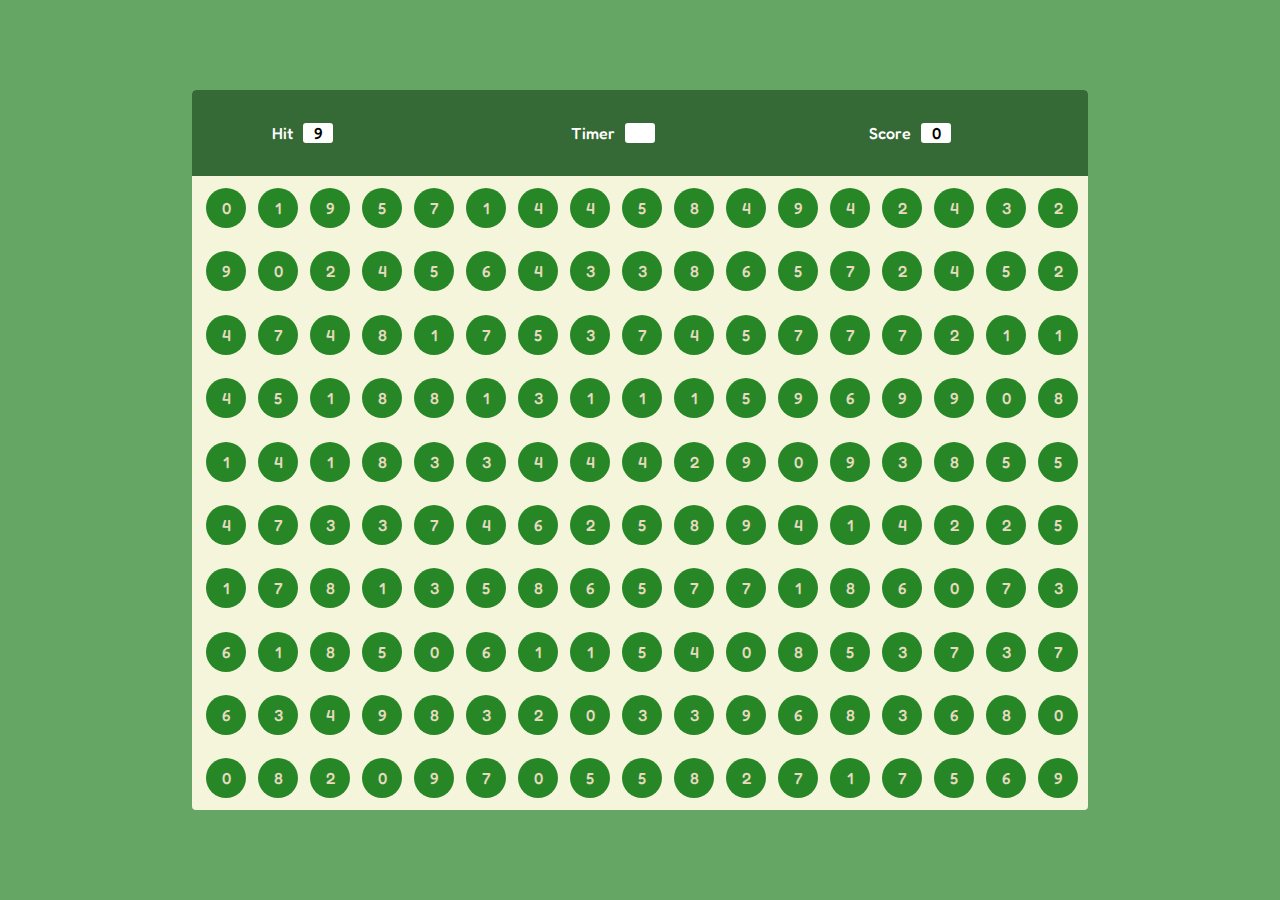
<file: index.html>
<!DOCTYPE html>
<html lang="en">
<head>
    <meta charset="UTF-8">
    <meta name="viewport" content="width=device-width, initial-scale=1.0">
    <title>Bubble Game</title>
    <link rel="shortcut icon" href="IMG_20240923_120553568.jpg">
</head>
<body>
    <div class="mainbox">
        <div class="box">
            <div class="ptop">
                <div class="elem">Hit <div id="pritam" class=" same box2">5</div></div>
                <div class="elem">Timer <div class="time box2"></div></div>
                <div class="elem">Score <div id="scre" class="box2">0</div></div>
            </div>
            <div class="pbottom">
                
            </div>
        </div>
    </div>
    <link rel="stylesheet" href="style.css">
    <script src="script.js"></script>
</body>
</html>
</file>
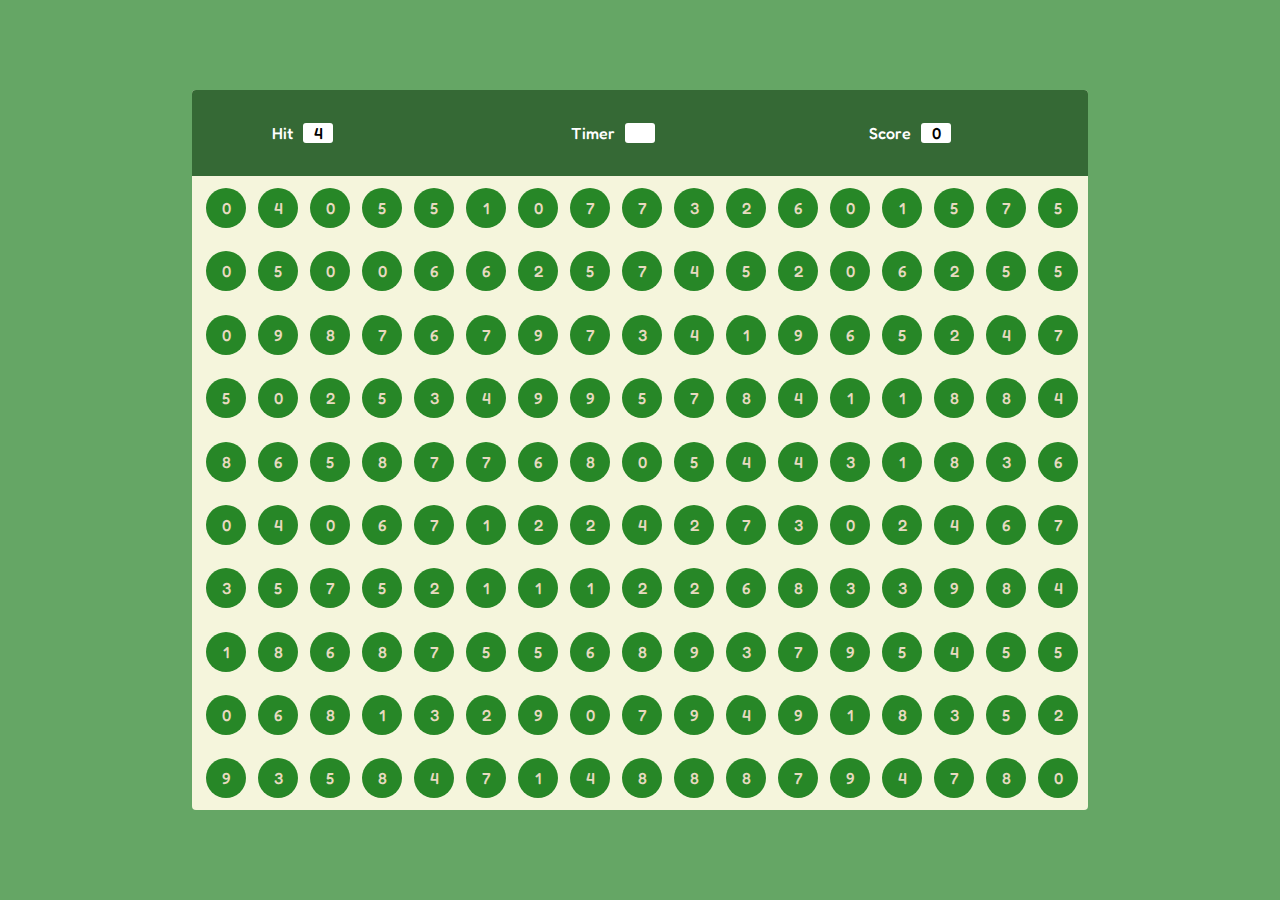
<file: bubbleGame.html>
<!DOCTYPE html>
<html lang="en">
<head>
    <meta charset="UTF-8">
    <meta name="viewport" content="width=device-width, initial-scale=1.0">
    <title>Bubble Game</title>
    <link rel="shortcut icon" href="IMG_20240923_120553568.jpg">
</head>
<body>
    <div class="mainbox">
        <div class="box">
            <div class="ptop">
                <div class="elem">Hit <div id="pritam" class=" same box2">5</div></div>
                <div class="elem">Timer <div class="time box2"></div></div>
                <div class="elem">Score <div id="scre" class="box2">0</div></div>
            </div>
            <div class="pbottom">
                
            </div>
        </div>
    </div>
    <link rel="stylesheet" href="bubbleGame.css">
    <script src="bubbleGame.js"></script>
</body>
</html>
</file>
<file: style.css>
@import url('https://fonts.googleapis.com/css2?family=Fredoka:wght@300..700&display=swap');

* {
    margin: 0;
    padding: 0;
    font-family: "Fredoka", sans-serif;
    font-optical-sizing: auto;
    font-weight: 500;
    font-style: normal;
}

html,
body {
    height: 100%;
    width: 100%;
}

.mainbox {
    height: 100%;
    width: 100%;
    background-color: rgb(101, 166, 101);
    display: flex;
    justify-content: center;
    align-items: center;
}

.box {
    height: 80vh;
    width: 70vw;
    background-color: beige;
    border-radius: 4px;
    overflow: hidden;
}

.ptop {
    height: 12%;
    width: 100%;
    background-color: rgb(53, 105, 53);
    display: flex;
    justify-content: space-between;
    align-items: center;
    color: black;
}

.box2 {
    height: 20px;
    width: 30px;
    display: flex;
    justify-content: center;
    background-color: white;
    border-radius: 3px;
    color: black;
}
.elem{
    width: 30%;
    padding-left: 80px;
    color: white;
    display: flex;
    gap: 10px;
  
}
.pbottom{
    height: calc(80vh - 12%);
    display: flex;
    justify-content: center;
    align-items: center;
    flex-wrap: wrap;
}
.bubble{
    height: 40px;
    width: 40px;
    margin: 4px;
    margin-left: 8px;
    background-color: rgb(39, 135, 39);
    border-radius: 50%;
    display: flex;
    justify-content: center;
    align-items: center;
    color: rgb(231, 218, 192);

}
.bubble:hover{
    background-color: rgb(37, 104, 37);
    cursor: pointer;
}
@media (max-width: 768px) {
    .box {
        height: 85vh; 
        width: 95vw; 
    }

    .box2 {
        height: 25px;
        width: 40px; 
        font-size: 12px;
    }

    .bubble {
        height: 35px; 
        width: 35px; 
        font-size: 12px; 
    }

    .elem {
        flex: 1;
        padding-left: 0;
        font-size: 12px; 
    }

    .ptop {
        padding: 0 3%; 
    }
}
</file>
<file: bubbleGame.css>
@import url('https://fonts.googleapis.com/css2?family=Fredoka:wght@300..700&display=swap');

* {
    margin: 0;
    padding: 0;
    font-family: "Fredoka", sans-serif;
    font-optical-sizing: auto;
    font-weight: 500;
    font-style: normal;
}

html,
body {
    height: 100%;
    width: 100%;
}

.mainbox {
    height: 100%;
    width: 100%;
    background-color: rgb(101, 166, 101);
    display: flex;
    justify-content: center;
    align-items: center;
}

.box {
    height: 80vh;
    width: 70vw;
    background-color: beige;
    border-radius: 4px;
    overflow: hidden;
}

.ptop {
    height: 12%;
    width: 100%;
    background-color: rgb(53, 105, 53);
    display: flex;
    justify-content: space-between;
    align-items: center;
    color: black;
}

.box2 {
    height: 20px;
    width: 30px;
    display: flex;
    justify-content: center;
    background-color: white;
    border-radius: 3px;
    color: black;
}
.elem{
    width: 30%;
    padding-left: 80px;
    color: white;
    display: flex;
    gap: 10px;
  
}
.pbottom{
    height: calc(80vh - 12%);
    display: flex;
    justify-content: center;
    align-items: center;
    flex-wrap: wrap;
}
.bubble{
    height: 40px;
    width: 40px;
    margin: 4px;
    margin-left: 8px;
    background-color: rgb(39, 135, 39);
    border-radius: 50%;
    display: flex;
    justify-content: center;
    align-items: center;
    color: rgb(231, 218, 192);

}
.bubble:hover{
    background-color: rgb(37, 104, 37);
    cursor: pointer;
}
</file>
